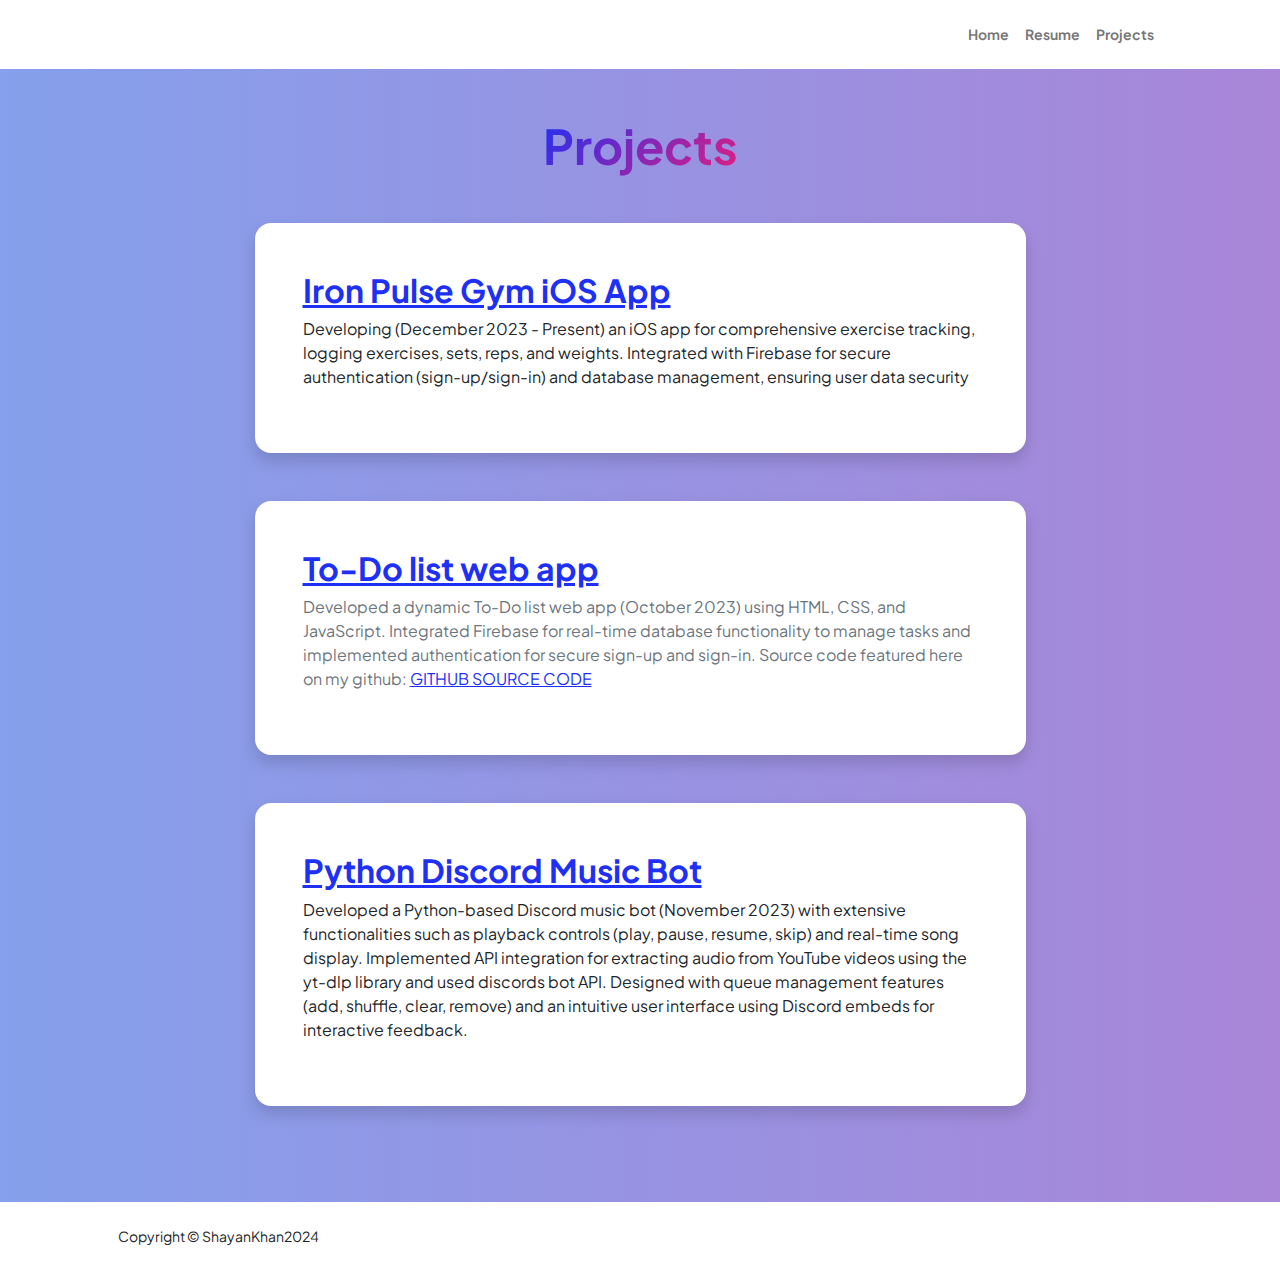
<file: projects.html>
<!DOCTYPE html>
<html lang="en">
    <head>
        <meta charset="utf-8" />
        <meta name="viewport" content="width=device-width, initial-scale=1, shrink-to-fit=no" />
        <meta name="description" content="" />
        <meta name="author" content="" />
        <title>Shayan Khan's Portfolio</title>
        <!-- Favicon-->
        <link rel="icon" type="image/x-icon" href="assets/favicon.ico?" />
        <!-- Custom Google font-->
        <link rel="preconnect" href="https://fonts.googleapis.com" />
        <link rel="preconnect" href="https://fonts.gstatic.com" crossorigin />
        <link href="https://fonts.googleapis.com/css2?family=Plus+Jakarta+Sans:wght@100;200;300;400;500;600;700;800;900&amp;display=swap" rel="stylesheet" />
        <!-- Bootstrap icons-->
        <link href="https://cdn.jsdelivr.net/npm/bootstrap-icons@1.8.1/font/bootstrap-icons.css" rel="stylesheet" />
        <!-- Core theme CSS (includes Bootstrap)-->
        <link href="css/styles.css" rel="stylesheet" />
    </head>
    <body class="d-flex flex-column h-100 bg-light">
        <main class="flex-shrink-0">
            <!-- Navigation-->
            <nav class="navbar navbar-expand-lg navbar-light bg-white py-3">
                <div class="container px-5">
                    <button class="navbar-toggler" type="button" data-bs-toggle="collapse" data-bs-target="#navbarSupportedContent" aria-controls="navbarSupportedContent" aria-expanded="false" aria-label="Toggle navigation"><span class="navbar-toggler-icon"></span></button>
                    <div class="collapse navbar-collapse" id="navbarSupportedContent">
                        <ul class="navbar-nav ms-auto mb-2 mb-lg-0 small fw-bolder">
                            <li class="nav-item"><a class="nav-link" href="index.html">Home</a></li>
                            <li class="nav-item"><a class="nav-link" href="resume.html">Resume</a></li>
                            <li class="nav-item"><a class="nav-link" href="projects.html">Projects</a></li>
                            <!-- <li class="nav-item"><a class="nav-link" href="contact.html">Contact</a></li>-->
                        </ul>
                    </div>
                </div>
            </nav>
            <!-- Projects Section-->
            <section class="py-5">
                <div class="container px-5 mb-5">
                    <div class="text-center mb-5">
                        <h1 class="display-5 fw-bolder mb-0"><span class="text-gradient d-inline">Projects</span></h1>
                    </div>
                    <div class="row gx-5 justify-content-center">
                        <div class="col-lg-11 col-xl-9 col-xxl-8">
                            <!-- Project Card 1-->
                            <div class="card overflow-hidden shadow rounded-4 border-0 mb-5">
                                <div class="card-body p-0">
                                    <div class="d-flex align-items-center">
                                        <div class="p-5">
                                            <h2 class="fw-bolder"><a href="https://github.com/AinzOoalGown1356" target="_blank">Iron Pulse Gym iOS App</a></h2>
                                            <p>Developing (December 2023 - Present) an iOS app for comprehensive exercise tracking, logging exercises, sets, reps, and weights. Integrated with Firebase for secure authentication (sign-up/sign-in) and database management, ensuring user data security</p>
                                        </div>
                                        <!--  <img class="img-fluid" src="https://dummyimage.com/300x400/343a40/6c757d" alt="..." />-->
                                    </div>
                                </div>
                            </div>
                            <div class="card overflow-hidden shadow rounded-4 border-0 mb-5">
                                <div class="card-body p-0">
                                    <div class="d-flex align-items-center">
                                        <div class="p-5">
                                            <h2 class="fw-bolder"><a href="http://shayankhandev.com/ToDoListWebApp/" target="_blank">To-Do list web app</a></h2>
                                            <p class="text-muted">Developed a dynamic To-Do list web app (October 2023) using HTML, CSS, and JavaScript. Integrated Firebase for real-time database functionality to manage tasks and implemented authentication for secure sign-up and sign-in. Source code featured here on my github: <a href="https://github.com/AinzOoalGown1356/TodoListWebApp.github.io">GITHUB SOURCE CODE</a></p>
                                        </div>
                                        <!--  <img class="img-fluid" src="https://dummyimage.com/300x400/343a40/6c757d" alt="..." />-->
                                    </div>
                                </div>
                            </div>
                            <!-- Project Card 2-->
                            <div class="card overflow-hidden shadow rounded-4 border-0">
                                <div class="card-body p-0">
                                    <div class="d-flex align-items-center">
                                        <div class="p-5">
                                            <h2 class="fw-bolder"><a href="https://github.com/AinzOoalGown1356/PersonalDiscordMusicBot" target="_blank">Python Discord Music Bot</a></h2>
                                            <p>Developed a Python-based Discord music bot (November 2023) with extensive functionalities such as playback controls (play, pause, resume, skip) and real-time song display. Implemented API integration for extracting audio from YouTube videos using the yt-dlp library and used discords bot API. Designed with queue management features (add, shuffle, clear, remove) and an intuitive user interface using Discord embeds for interactive feedback.</p>
                                        </div>
                                      <!--  <img class="img-fluid" src="https://dummyimage.com/300x400/343a40/6c757d" alt="..." />-->
                                    </div>
                                </div>
                            </div>
                        </div>
                    </div>
                </div>
            </section>
            <!-- Call to action section-->
          <!--  <section class="py-5 bg-gradient-primary-to-secondary text-white">
                <div class="container px-5 my-5">
                    <div class="text-center">
                        <h2 class="display-4 fw-bolder mb-4">Let's build something together</h2>
                        <a class="btn btn-outline-light btn-lg px-5 py-3 fs-6 fw-bolder" href="contact.html">Contact me</a>
                    </div> -->
                </div>
            </section>
        </main>
        <!-- Footer-->
        <footer class="bg-white py-4 mt-auto">
            <div class="container px-5">
                <div class="row align-items-center justify-content-between flex-column flex-sm-row">
                    <div class="col-auto"><div class="small m-0">Copyright &copy; ShayanKhan2024</div></div>
                     <!--  <div class="col-auto">
                        <a class="small" href="#!">Privacy</a>
                        <span class="mx-1">&middot;</span>
                        <a class="small" href="#!">Terms</a>
                        <span class="mx-1">&middot;</span>
                        <a class="small" href="#!">Contact</a>
                    </div> -->
                </div>
            </div>
        </footer>
        <!-- Bootstrap core JS-->
        <script src="https://cdn.jsdelivr.net/npm/bootstrap@5.2.3/dist/js/bootstrap.bundle.min.js"></script>
        <!-- Core theme JS-->
        <script src="js/scripts.js"></script>
    </body>
</html>
</file>
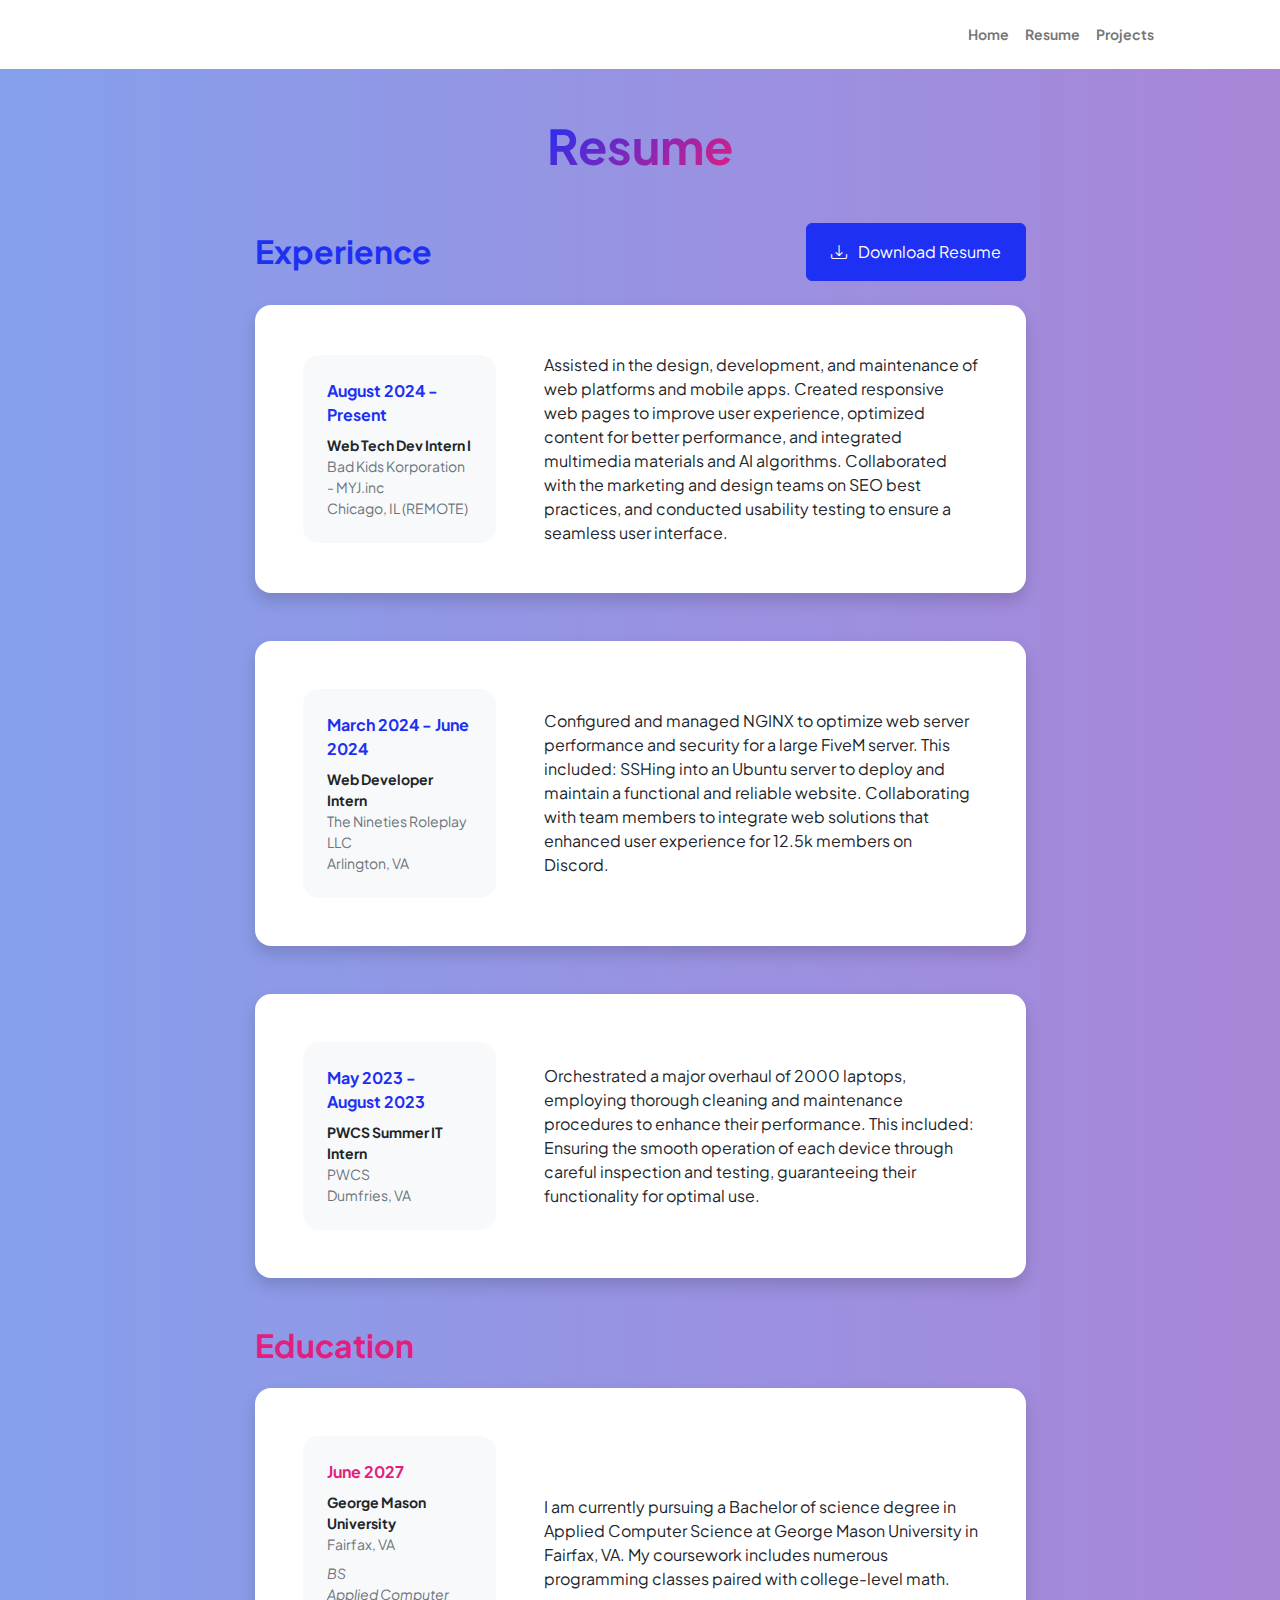
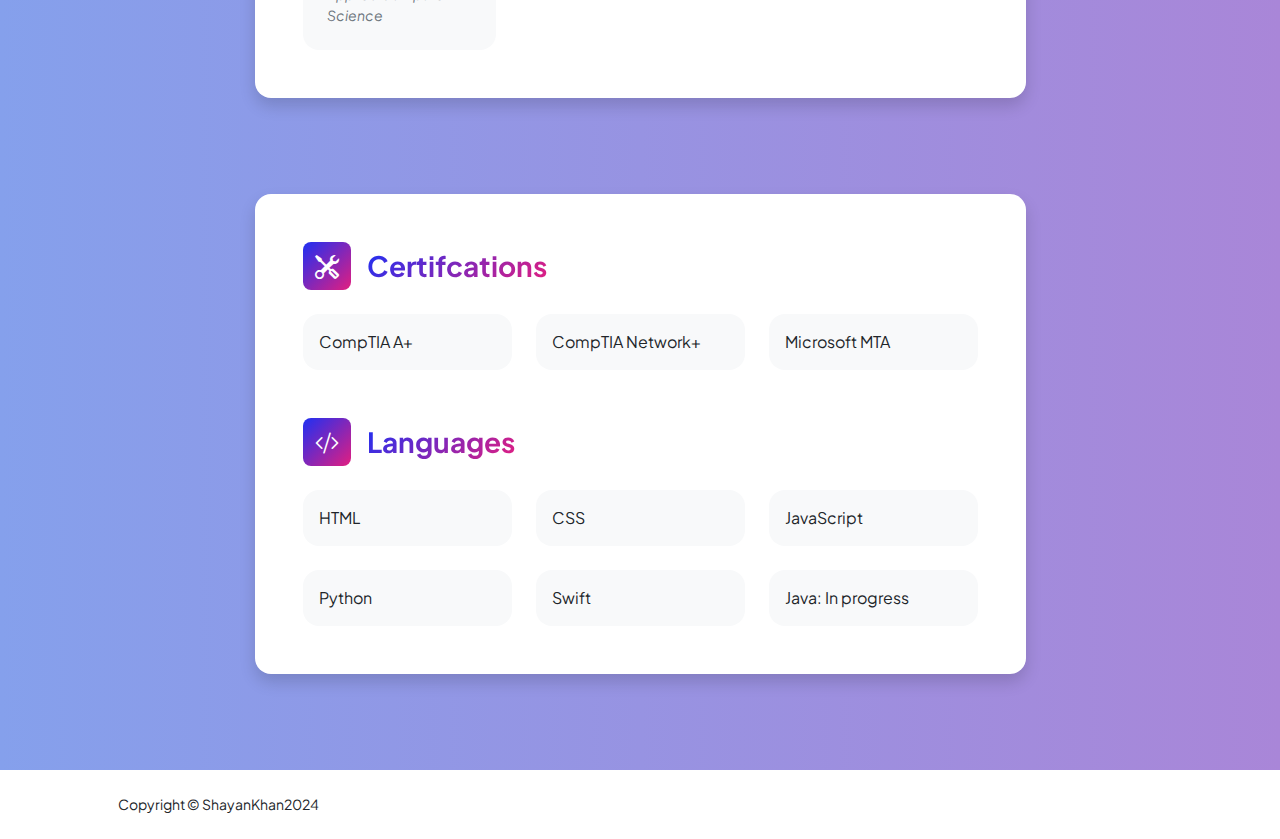
<file: resume.html>
<!DOCTYPE html>
<html lang="en">
    <head>
        <meta charset="utf-8" />
        <meta name="viewport" content="width=device-width, initial-scale=1, shrink-to-fit=no" />
        <meta name="description" content="" />
        <meta name="author" content="" />
        <title>Shayan Khan's Portfolio</title>
        <!-- Favicon-->
        <link rel="icon" type="image/x-icon" href="assets/favicon.ico?" />
        <!-- Custom Google font-->
        <link rel="preconnect" href="https://fonts.googleapis.com" />
        <link rel="preconnect" href="https://fonts.gstatic.com" crossorigin />
        <link href="https://fonts.googleapis.com/css2?family=Plus+Jakarta+Sans:wght@100;200;300;400;500;600;700;800;900&amp;display=swap" rel="stylesheet" />
        <!-- Bootstrap icons-->
        <link href="https://cdn.jsdelivr.net/npm/bootstrap-icons@1.8.1/font/bootstrap-icons.css" rel="stylesheet" />
        <!-- Core theme CSS (includes Bootstrap)-->
        <link href="css/styles.css" rel="stylesheet" />
    </head>
    <body class="d-flex flex-column h-100 bg-light">
        <main class="flex-shrink-0">
            <!-- Navigation-->
            <nav class="navbar navbar-expand-lg navbar-light bg-white py-3">
                <div class="container px-5">
                    <button class="navbar-toggler" type="button" data-bs-toggle="collapse" data-bs-target="#navbarSupportedContent" aria-controls="navbarSupportedContent" aria-expanded="false" aria-label="Toggle navigation"><span class="navbar-toggler-icon"></span></button>
                    <div class="collapse navbar-collapse" id="navbarSupportedContent">
                        <ul class="navbar-nav ms-auto mb-2 mb-lg-0 small fw-bolder">
                            <li class="nav-item"><a class="nav-link" href="index.html">Home</a></li>
                            <li class="nav-item"><a class="nav-link" href="resume.html">Resume</a></li>
                            <li class="nav-item"><a class="nav-link" href="projects.html">Projects</a></li>
                            <!-- <li class="nav-item"><a class="nav-link" href="contact.html">Contact</a></li>-->
                        </ul>
                    </div>
                </div>
            </nav>
            <!-- Page Content-->
            <div class="container px-5 my-5">
                <div class="text-center mb-5">
                    <h1 class="display-5 fw-bolder mb-0"><span class="text-gradient d-inline">Resume</span></h1>
                </div>
                <div class="row gx-5 justify-content-center">
                    <div class="col-lg-11 col-xl-9 col-xxl-8">
                        <!-- Experience Section-->
                        <section>
                            <div class="d-flex align-items-center justify-content-between mb-4">
                                <h2 class="text-primary fw-bolder mb-0">Experience</h2>
                                <!-- Download resume button-->
                                <!-- Note: Set the link href target to a PDF file within your project-->
                                <a class="btn btn-primary px-4 py-3" href="assets/Shayan_Khan_Present_2024_Resume.pdf" target="_blank">
                                    <div class="d-inline-block bi bi-download me-2"></div>
                                    Download Resume
                                </a>
                            </div>
                            <!-- Experience Card 1-->
                            <div class="card shadow border-0 rounded-4 mb-5">
                                <div class="card-body p-5">
                                    <div class="row align-items-center gx-5">
                                        <div class="col text-center text-lg-start mb-4 mb-lg-0">
                                            <div class="bg-light p-4 rounded-4">
                                                <div class="text-primary fw-bolder mb-2">August 2024 - Present</div>
                                                <div class="small fw-bolder">Web Tech Dev Intern I</div>
                                                <div class="small text-muted">Bad Kids Korporation - MYJ.inc</div>
                                                <div class="small text-muted">Chicago, IL (REMOTE)</div>
                                            </div>
                                        </div>
                                        <div class="col-lg-8">
                                            <div>
                                                Assisted in the design, development, and maintenance of web platforms and mobile apps. Created responsive web pages to improve user experience, optimized content for better performance, and integrated multimedia materials and AI algorithms. Collaborated with the marketing and design teams on SEO best practices, and conducted usability testing to ensure a seamless user interface.
                                            </div>
                                        </div>
                                    </div>
                                </div>
                            </div>
                            <!-- Experience Card 2-->
                            <div class="card shadow border-0 rounded-4 mb-5">
                                <div class="card-body p-5">
                                    <div class="row align-items-center gx-5">
                                        <div class="col text-center text-lg-start mb-4 mb-lg-0">
                                            <div class="bg-light p-4 rounded-4">
                                                <div class="text-primary fw-bolder mb-2">March 2024 - June 2024</div>
                                                <div class="small fw-bolder">Web Developer Intern</div>
                                                <div class="small text-muted">The Nineties Roleplay LLC</div>
                                                <div class="small text-muted">Arlington, VA</div>
                                            </div>
                                        </div>
                                        <div class="col-lg-8"><div>Configured and managed NGINX to optimize web server performance and security for a large FiveM server. This
                                            included: SSHing into an Ubuntu server to deploy and maintain a functional and reliable website. Collaborating with team members to integrate web solutions that enhanced user experience for 12.5k members
                                            on Discord.</div></div>
                                    </div>
                                </div>
                            </div>
                            <!-- Experience Card 3-->
                            <div class="card shadow border-0 rounded-4 mb-5">
                                <div class="card-body p-5">
                                    <div class="row align-items-center gx-5">
                                        <div class="col text-center text-lg-start mb-4 mb-lg-0">
                                            <div class="bg-light p-4 rounded-4">
                                                <div class="text-primary fw-bolder mb-2">May 2023 - August 2023</div>
                                                <div class="small fw-bolder">PWCS Summer IT Intern</div>
                                                <div class="small text-muted">PWCS</div>
                                                <div class="small text-muted">Dumfries, VA</div>
                                            </div>
                                        </div>
                                        <div class="col-lg-8"><div> Orchestrated a major overhaul of 2000 laptops, employing thorough cleaning and maintenance procedures to
                                             enhance their performance. This included: Ensuring the smooth operation of each device through careful inspection and testing, guaranteeing their
                                             functionality for optimal use.</div></div>
                                    </div>
                                </div>
                            </div>
                        </section>
                        <!-- Education Section-->
                        <section>
                            <h2 class="text-secondary fw-bolder mb-4">Education</h2>
                            <!-- Education Card 1-->
                            <div class="card shadow border-0 rounded-4 mb-5">
                                <div class="card-body p-5">
                                    <div class="row align-items-center gx-5">
                                        <div class="col text-center text-lg-start mb-4 mb-lg-0">
                                            <div class="bg-light p-4 rounded-4">
                                                <div class="text-secondary fw-bolder mb-2">June 2027</div>
                                                <div class="mb-2">
                                                    <div class="small fw-bolder">George Mason University</div>
                                                    <div class="small text-muted">Fairfax, VA</div>
                                                </div>
                                                <div class="fst-italic">
                                                    <div class="small text-muted">BS</div>
                                                    <div class="small text-muted">Applied Computer Science</div>
                                                </div>
                                            </div>
                                        </div>
                                        <div class="col-lg-8"><div>I am currently pursuing a Bachelor of science degree in Applied Computer Science at George Mason University in Fairfax, VA. My coursework includes numerous programming classes paired with college-level math.</div></div>
                                    </div>
                                </div>
                            </div>
                            <!-- Education Card 2-->
                          <!--  <div class="card shadow border-0 rounded-4 mb-5">
                                <div class="card-body p-5">
                                    <div class="row align-items-center gx-5">
                                        <div class="col text-center text-lg-start mb-4 mb-lg-0">
                                            <div class="bg-light p-4 rounded-4">
                                                <div class="text-secondary fw-bolder mb-2">2011 - 2015</div>
                                                <div class="mb-2">
                                                    <div class="small fw-bolder">ULA</div>
                                                    <div class="small text-muted">Los Angeles, CA</div>
                                                </div>
                                                <div class="fst-italic">
                                                    <div class="small text-muted">Undergraduate</div>
                                                    <div class="small text-muted">Computer Science</div>
                                                </div>
                                            </div>
                                        </div>
                                        <div class="col-lg-8"><div>Lorem ipsum dolor sit amet consectetur adipisicing elit. Delectus laudantium, voluptatem quis repellendus eaque sit animi illo ipsam amet officiis corporis sed aliquam non voluptate corrupti excepturi maxime porro fuga.</div></div>
                                    </div>
                                </div>
                            </div>
                        </section>-->
                        <!-- Divider-->
                        <div class="pb-5"></div>
                        <!-- Skills Section-->
                        <section>
                            <!-- Skillset Card-->
                            <div class="card shadow border-0 rounded-4 mb-5">
                                <div class="card-body p-5">
                                    <!-- Professional skills list-->
                                    <div class="mb-5">
                                        <div class="d-flex align-items-center mb-4">
                                            <div class="feature bg-primary bg-gradient-primary-to-secondary text-white rounded-3 me-3"><i class="bi bi-tools"></i></div>
                                            <h3 class="fw-bolder mb-0"><span class="text-gradient d-inline">Certifcations</span></h3>
                                        </div>
                                        <div class="row row-cols-1 row-cols-md-3 mb-4">
                                            <div class="col mb-4 mb-md-0"><div class="d-flex align-items-center bg-light rounded-4 p-3 h-100">CompTIA A+</div></div>
                                            <div class="col mb-4 mb-md-0"><div class="d-flex align-items-center bg-light rounded-4 p-3 h-100">CompTIA Network+</div></div>
                                            <div class="col"><div class="d-flex align-items-center bg-light rounded-4 p-3 h-100">Microsoft MTA</div></div>
                                        </div>
                                       <!-- <div class="row row-cols-1 row-cols-md-3">
                                            <div class="col mb-4 mb-md-0"><div class="d-flex align-items-center bg-light rounded-4 p-3 h-100">Network Security</div></div>
                                            <div class="col mb-4 mb-md-0"><div class="d-flex align-items-center bg-light rounded-4 p-3 h-100">Adobe Software Suite</div></div>
                                            <div class="col"><div class="d-flex align-items-center bg-light rounded-4 p-3 h-100">User Interface Design</div></div>
                                        </div> -->
                                    </div>
                                    <!-- Languages list-->
                                    <div class="mb-0">
                                        <div class="d-flex align-items-center mb-4">
                                            <div class="feature bg-primary bg-gradient-primary-to-secondary text-white rounded-3 me-3"><i class="bi bi-code-slash"></i></div>
                                            <h3 class="fw-bolder mb-0"><span class="text-gradient d-inline">Languages</span></h3>
                                        </div>
                                        <div class="row row-cols-1 row-cols-md-3 mb-4">
                                            <div class="col mb-4 mb-md-0"><div class="d-flex align-items-center bg-light rounded-4 p-3 h-100">HTML</div></div>
                                            <div class="col mb-4 mb-md-0"><div class="d-flex align-items-center bg-light rounded-4 p-3 h-100">CSS</div></div>
                                            <div class="col"><div class="d-flex align-items-center bg-light rounded-4 p-3 h-100">JavaScript</div></div>
                                        </div>
                                        <div class="row row-cols-1 row-cols-md-3">
                                            <div class="col mb-4 mb-md-0"><div class="d-flex align-items-center bg-light rounded-4 p-3 h-100">Python</div></div>
                                            <div class="col mb-4 mb-md-0"><div class="d-flex align-items-center bg-light rounded-4 p-3 h-100">Swift</div></div>
                                            <div class="col"><div class="d-flex align-items-center bg-light rounded-4 p-3 h-100">Java: In progress</div></div>
                                        </div>
                                    </div>
                                </div>
                            </div>
                        </section>
                    </div>
                </div>
            </div>
        </main>
        <!-- Footer-->
        <footer class="bg-white py-4 mt-auto">
            <div class="container px-5">
                <div class="row align-items-center justify-content-between flex-column flex-sm-row">
                    <div class="col-auto"><div class="small m-0">Copyright &copy; ShayanKhan2024</div></div>
                  <!--  <div class="col-auto">
                        <a class="small" href="#!">Privacy</a>
                        <span class="mx-1">&middot;</span>
                        <a class="small" href="#!">Terms</a>
                        <span class="mx-1">&middot;</span>
                        <a class="small" href="#!">Contact</a>
                    </div> -->
                </div>
            </div>
        </footer>
        <!-- Bootstrap core JS-->
        <script src="https://cdn.jsdelivr.net/npm/bootstrap@5.2.3/dist/js/bootstrap.bundle.min.js"></script>
        <!-- Core theme JS-->
        <script src="js/scripts.js"></script>
    </body>
</html>
</file>
